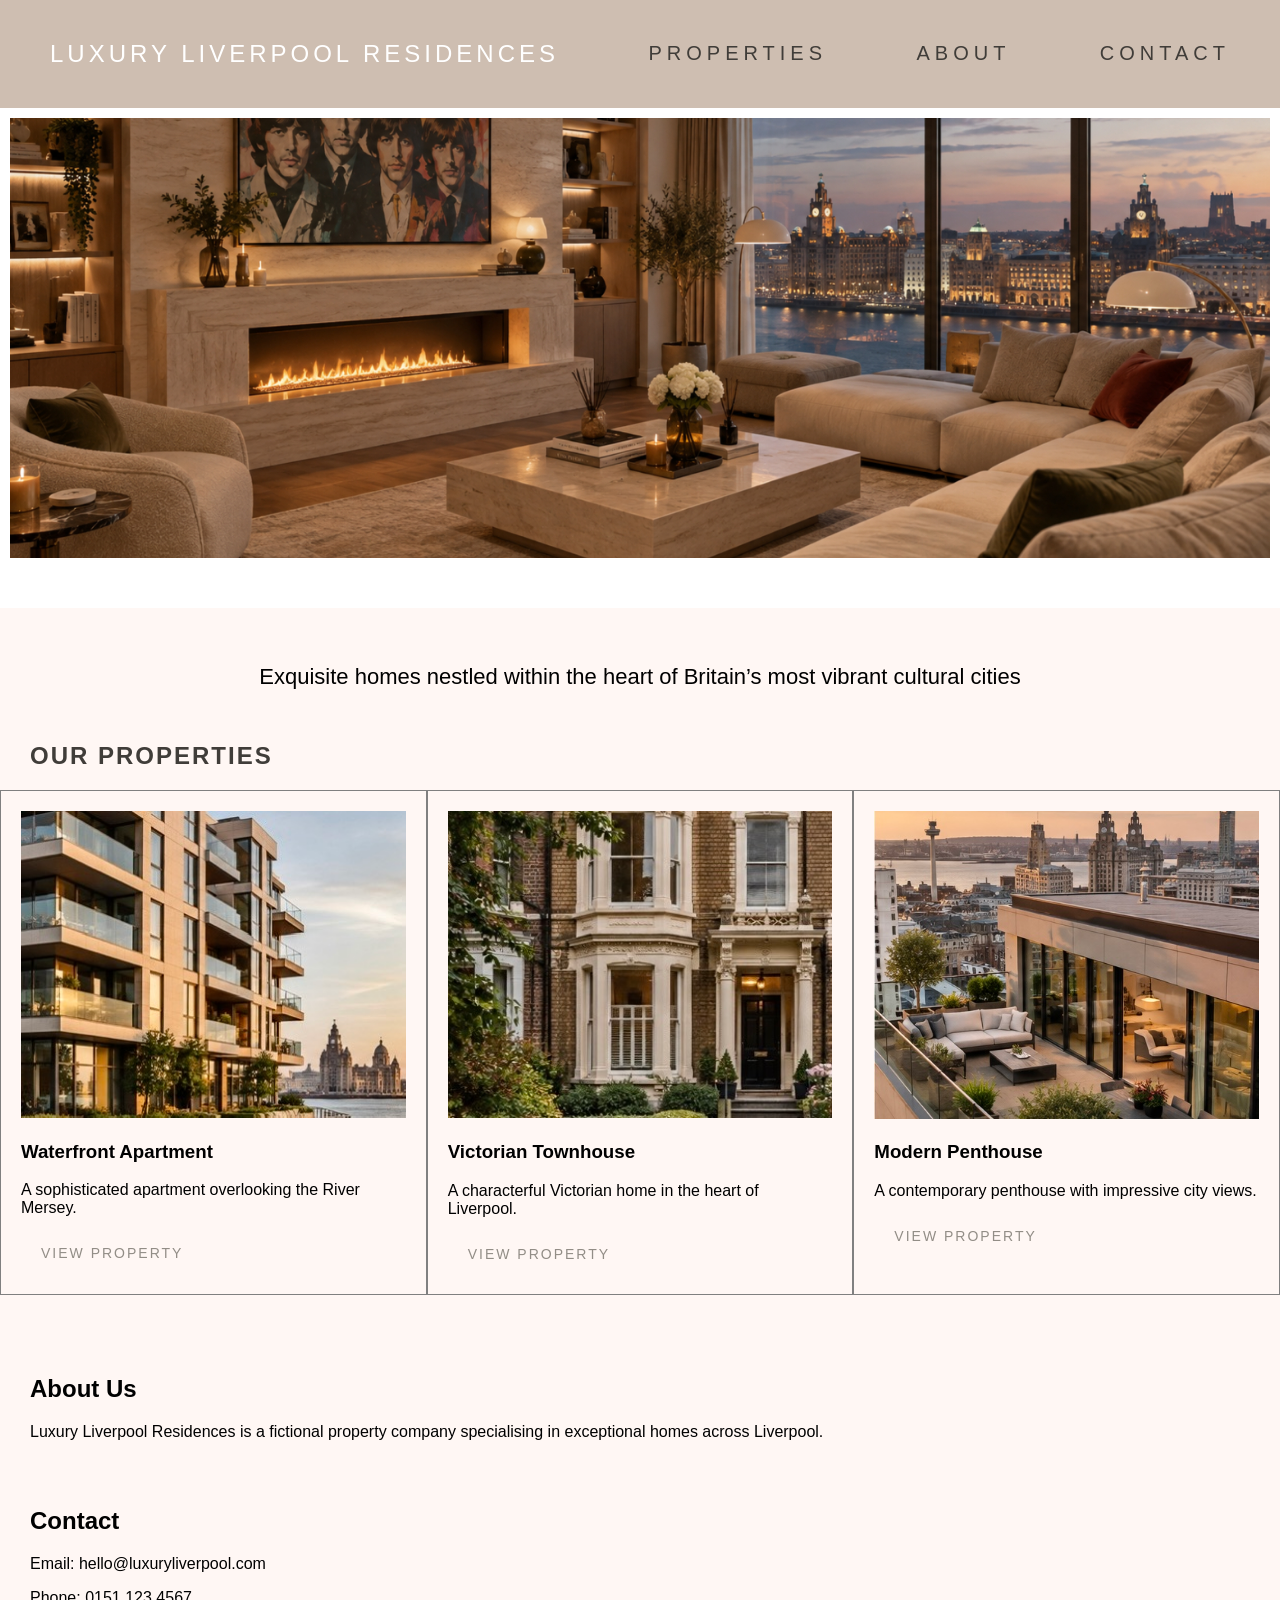
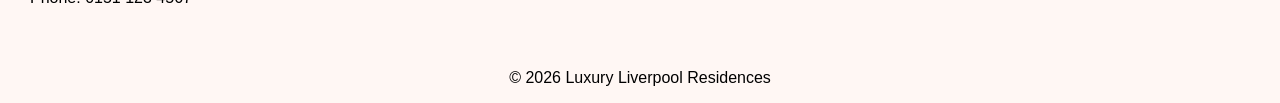
<file: index.html>
<!DOCTYPE html>
<html lang="en">
<head>
    <meta charset="UTF-8">
    <meta name="viewport" content="width=device-width, initial-scale=1.0">
    <title>Luxury Liverpool Residences</title>
    <link rel="stylesheet" href="styles.css">
</head>
<body>
  
<nav>
<h1> Luxury Liverpool Residences</h1>
<a href="#Properties">PROPERTIES</a>
<a href="#about">ABOUT</a>
<a href="#contact">CONTACT</a>
    </nav>

    <section class="hero">
        <img src="images/liverpool interior.jpg" alt="liverpool scenic picture">
        <p>Exquisite homes nestled within the heart of Britain’s most vibrant cultural cities</p>
    </section>

 <section class="Properties" id="Properties">
<h2>Our Properties</h2>

<div class="property-container">
<div class="property-card">
    <img src="images/waterfrontt.jpg" alt="Waterfront apartment overlooking the River Mersey">
    <h3>Waterfront Apartment</h3>
    <p>A sophisticated apartment overlooking the River Mersey.</p>
     <a href="property-3.html" class="property-button">View Property</a>
</div>

<div class="property-card">
    <img src="images/townhousee.jpg" alt="Elegant Victorian townhouse in Liverpool">
    <h3>Victorian Townhouse</h3>
    <p>A characterful Victorian home in the heart of Liverpool.</p>
    <a href="property-2.html" class="property-button">View Property</a>
</div>

<div class="property-card">
    <img src="images/penthousee.jpg" alt="Modern luxury penthouse with panoramic city views">
    <h3>Modern Penthouse</h3>
    <p>A contemporary penthouse with impressive city views.</p>
    <a href="property.html" class="property-button">View Property</a>
</div>
</div>
 </section>

 <section class="about" id="about">
<h2>About Us</h2>
<p>Luxury Liverpool Residences is a fictional property company
    specialising in exceptional homes across Liverpool.</p>
    
 </section>

 <section class="contact" id="contact">
    <h2>Contact</h2>
    <p>Email: hello@luxuryliverpool.com</p>
    <p>Phone: 0151 123 4567</p>
 </section>

 <footer>
    <p>© 2026 Luxury Liverpool Residences</p>
</footer>


</body>
</html>
</file>
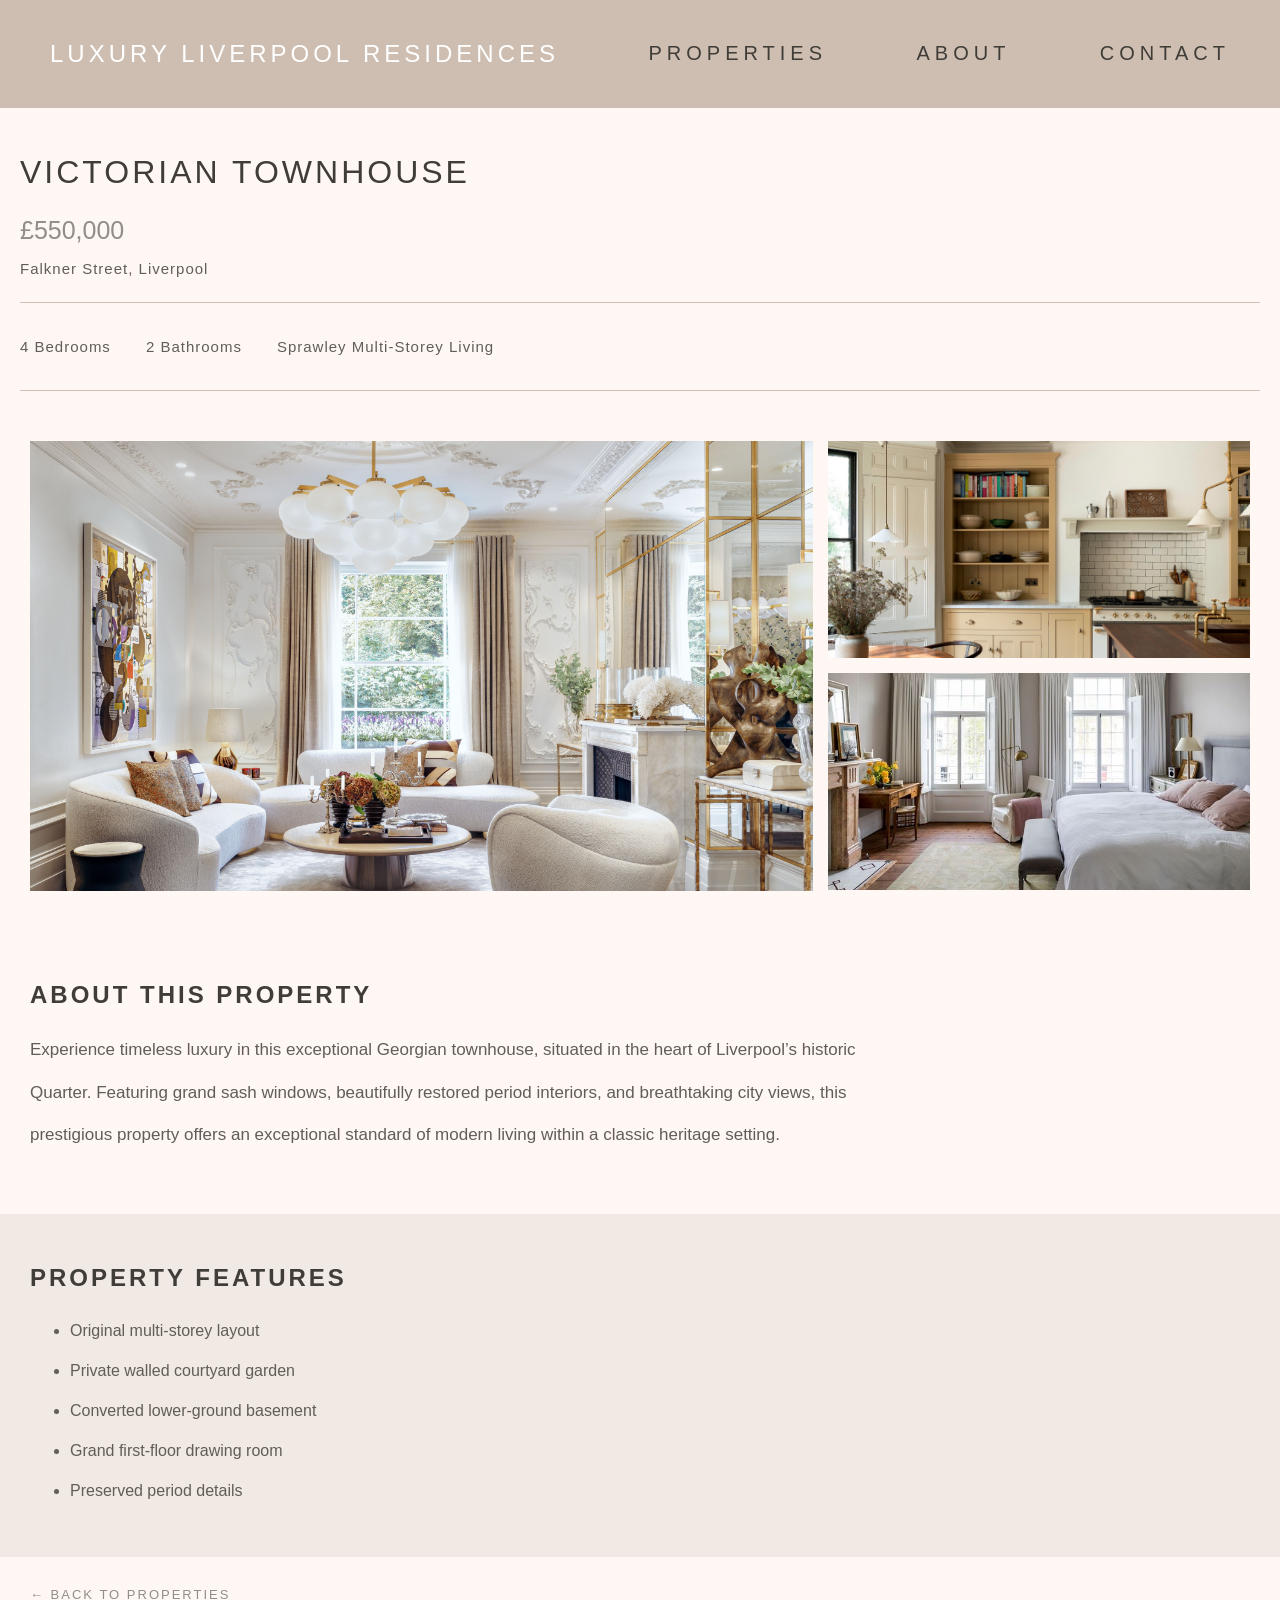
<file: property-2.html>
<!DOCTYPE html>
<html lang="en">
<head>
    <meta charset="UTF-8">
    <meta name="viewport" content="width=device-width, initial-scale=1.0">
    <title>Victorian Townhouse | Luxury Liverpool Residences</title>
    <link rel="stylesheet" href="styles.css">
</head>

<body>

    <nav>
    <h1>Luxury Liverpool Residences</h1>

    <a href="index.html#Properties">PROPERTIES</a>
    <a href="index.html#about">ABOUT</a>
    <a href="index.html#contact">CONTACT</a>
</nav>

<section class="property-details">
    <h2>Victorian Townhouse</h2>
    <p class="property-price"> £550,000</p>
    <p class="property-location"> Falkner Street, Liverpool</p>

    <div class="property-specifications">
        <p>4 Bedrooms</p>
        <p>2 Bathrooms</p>
        <p>Sprawley Multi-Storey Living</p>
    </div>

</section>

<section class="property-gallery">

    <img src="images/towninterior.jpg" alt="home interior">
<div class="gallery-secondary">
        <img src="images/towninterior2.jpg" alt="home interior">
        <img src="images/towninterior3.jpg" alt="home interior">
    </div>

</section>

<section class="property-description">

    <h2>About This Property</h2>

    <p>
       Experience timeless luxury in this exceptional Georgian townhouse, situated in the heart of Liverpool’s historic Quarter. Featuring grand sash windows, beautifully restored period interiors, and breathtaking city views, this prestigious property offers an exceptional standard of modern living within a classic heritage setting.
    </p>

</section>

<section class="property-features">

    <h2>Property Features</h2>

    <ul>
        <li>Original multi-storey layout</li>
        <li>Private walled courtyard garden</li>
        <li>Converted lower-ground basement</li>
        <li>Grand first-floor drawing room</li>
        <li>Preserved period details</li>
        
    </ul>

</section>

<a href="index.html#Properties" class="back-link">
    ← Back to Properties
</a>

</body>

</html>
</file>
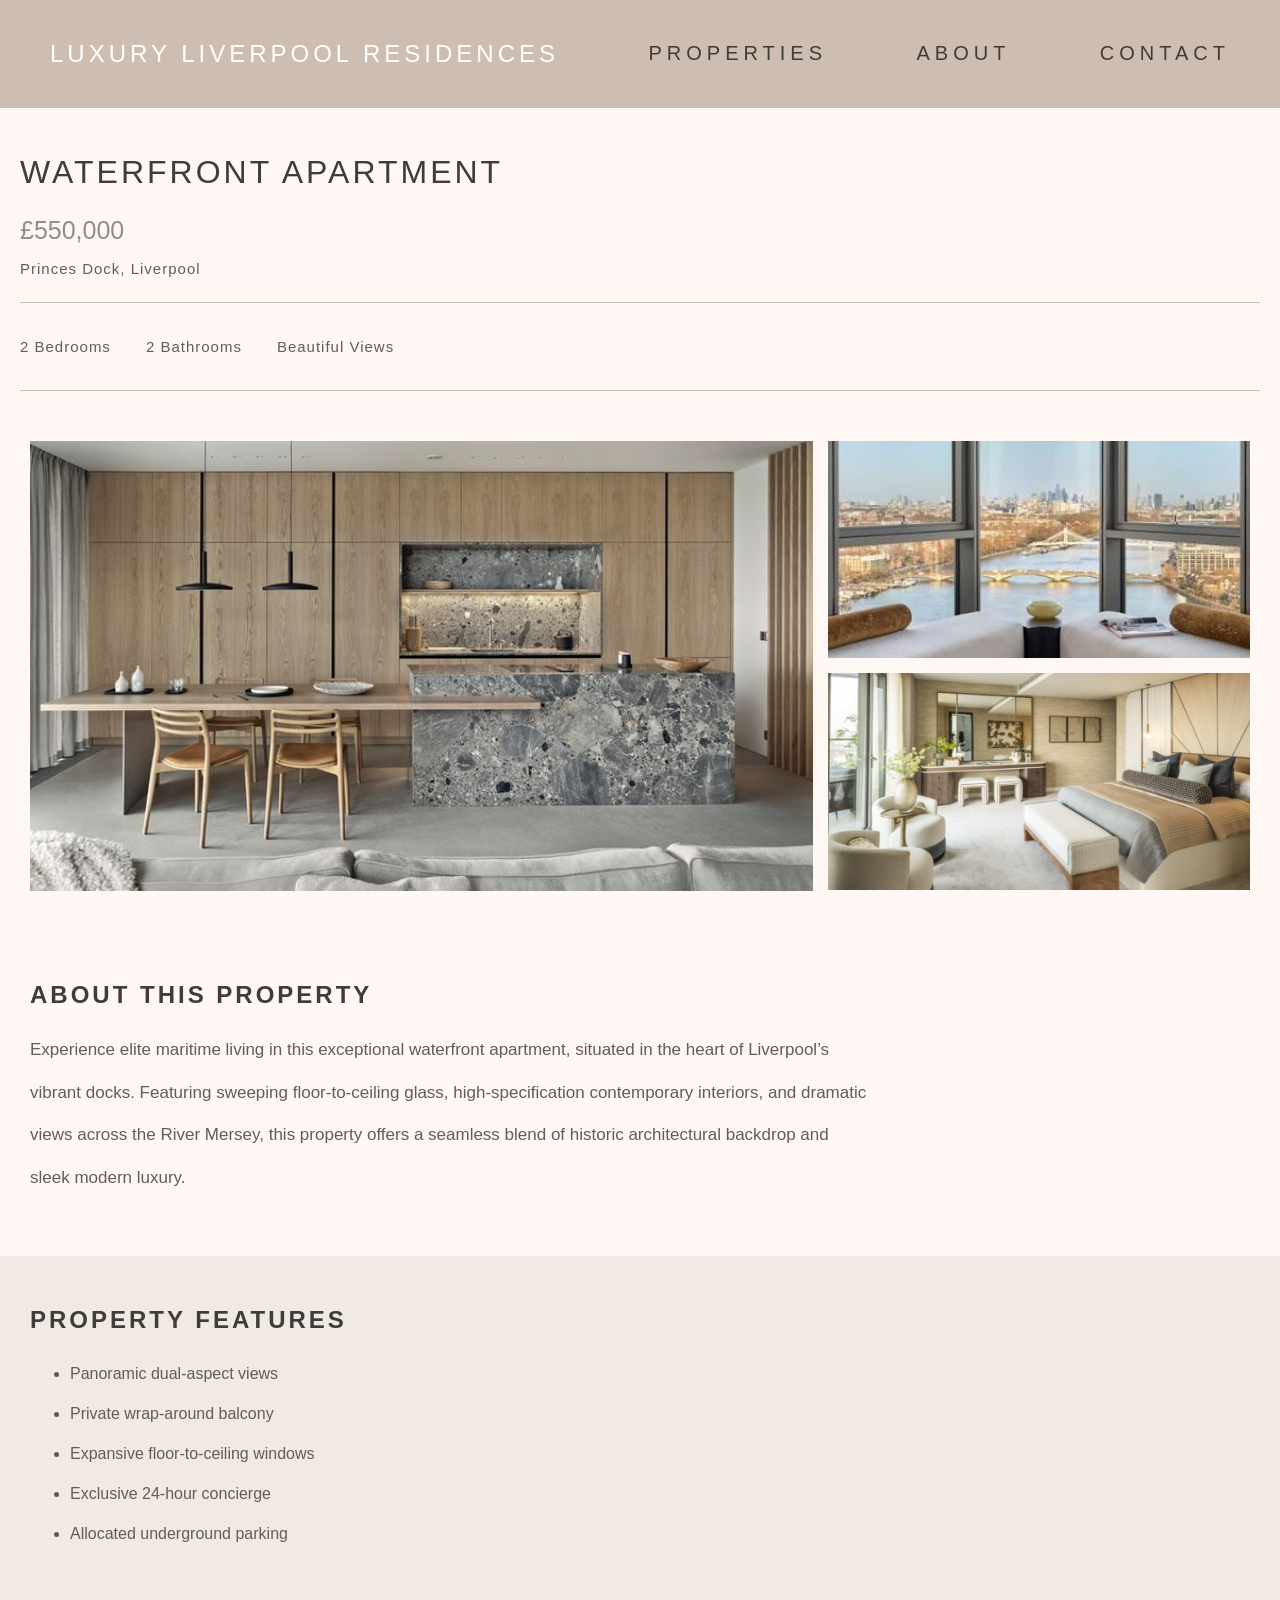
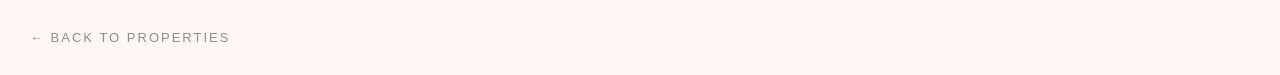
<file: property-3.html>
<!DOCTYPE html>
<html lang="en">
<head>
    <meta charset="UTF-8">
    <meta name="viewport" content="width=device-width, initial-scale=1.0">
    <title>Waterfront Apartment | Luxury Liverpool Residences</title>
    <link rel="stylesheet" href="styles.css">
</head>

<body>

    <nav>
    <h1>Luxury Liverpool Residences</h1>

    <a href="index.html#Properties">PROPERTIES</a>
    <a href="index.html#about">ABOUT</a>
    <a href="index.html#contact">CONTACT</a>
</nav>

<section class="property-details">
    <h2>Waterfront Apartment</h2>
    <p class="property-price"> £550,000</p>
    <p class="property-location"> Princes Dock, Liverpool</p>

    <div class="property-specifications">
        <p>2 Bedrooms</p>
        <p>2 Bathrooms</p>
        <p>Beautiful Views</p>
    </div>

</section>

<section class="property-gallery">

    <img src="images/waterone.jpg" alt="home interior">
<div class="gallery-secondary">
        <img src="images/watertwo.jpg" alt="home interior">
        <img src="images/waterthree.jpg" alt="home interior">
    </div>

</section>

<section class="property-description">

    <h2>About This Property</h2>

    <p>
       Experience elite maritime living in this exceptional waterfront apartment, situated in the heart of Liverpool’s vibrant docks. Featuring sweeping floor-to-ceiling glass, high-specification contemporary interiors, and dramatic views across the River Mersey, this property offers a seamless blend of historic architectural backdrop and sleek modern luxury.
    </p>

</section>

<section class="property-features">

    <h2>Property Features</h2>

    <ul>
        <li>Panoramic dual-aspect views</li>
        <li>Private wrap-around balcony</li>
        <li>Expansive floor-to-ceiling windows</li>
        <li>Exclusive 24-hour concierge</li>
        <li>Allocated underground parking</li>
        
    </ul>

</section>

<a href="index.html#Properties" class="back-link">
    ← Back to Properties
</a>

</body>

</html>
</file>
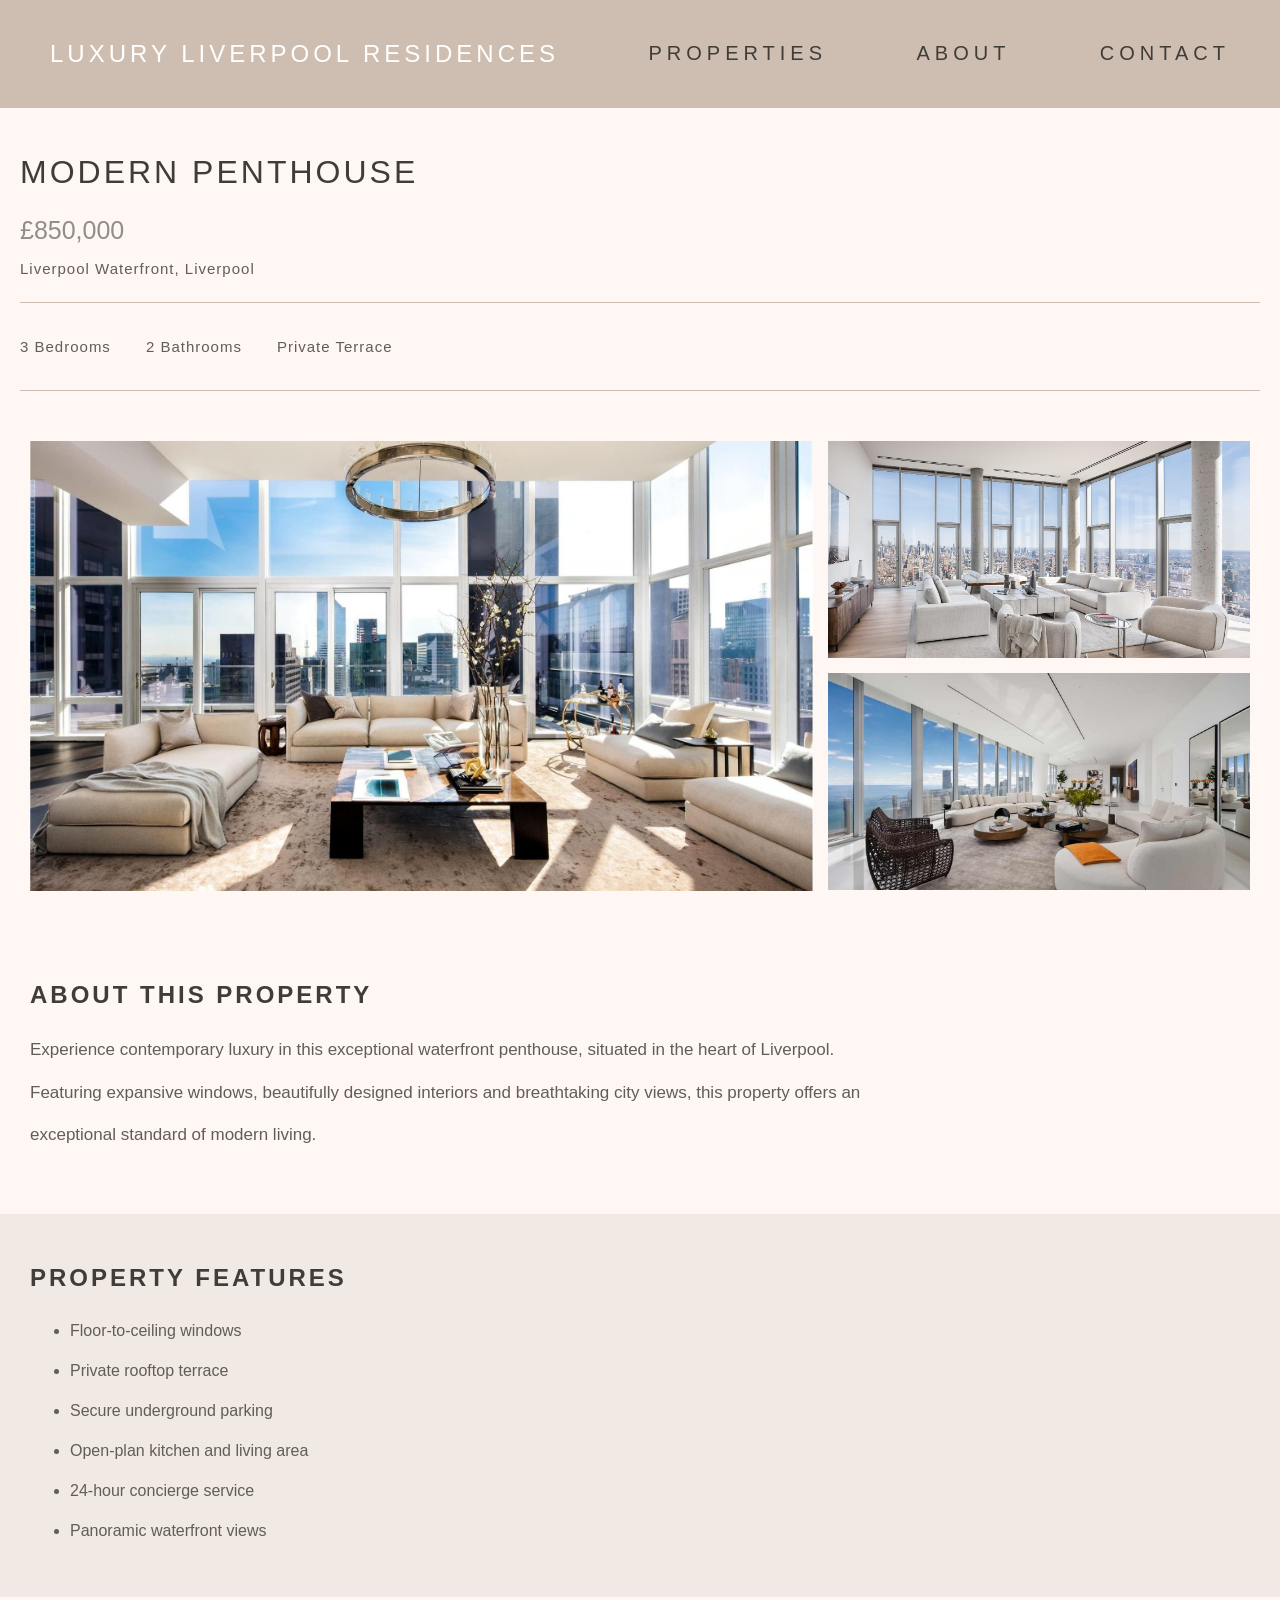
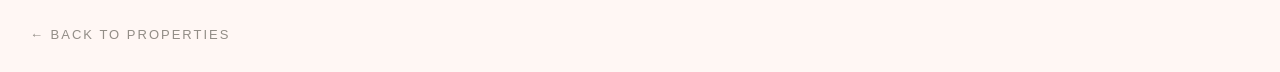
<file: property.html>
<!DOCTYPE html>
<html lang="en">
<head>
    <meta charset="UTF-8">
    <meta name="viewport" content="width=device-width, initial-scale=1.0">
    <title>Modern Penthouse | Luxury Liverpool Residences</title>
    <link rel="stylesheet" href="styles.css">
</head>

<body>

    <nav>
    <h1>Luxury Liverpool Residences</h1>

    <a href="index.html#Properties">PROPERTIES</a>
    <a href="index.html#about">ABOUT</a>
    <a href="index.html#contact">CONTACT</a>
</nav>

<section class="property-details">
    <h2> Modern Penthouse</h2>
    <p class="property-price"> £850,000</p>
    <p class="property-location"> Liverpool Waterfront, Liverpool</p>

    <div class="property-specifications">
        <p>3 Bedrooms</p>
        <p>2 Bathrooms</p>
        <p>Private Terrace</p>
    </div>

</section>

<section class="property-gallery">

    <img src="images/image 1.jpg" alt="Modern penthouse exterior">
<div class="gallery-secondary">
        <img src="images/image 2.jpg" alt="Penthouse interior">
        <img src="images/image 3.jpg" alt="Penthouse living area">
    </div>

</section>

<section class="property-description">

    <h2>About This Property</h2>

    <p>
        Experience contemporary luxury in this exceptional
        waterfront penthouse, situated in the heart of Liverpool.
        Featuring expansive windows, beautifully designed
        interiors and breathtaking city views, this property
        offers an exceptional standard of modern living.
    </p>

</section>

<section class="property-features">

    <h2>Property Features</h2>

    <ul>
        <li>Floor-to-ceiling windows</li>
        <li>Private rooftop terrace</li>
        <li>Secure underground parking</li>
        <li>Open-plan kitchen and living area</li>
        <li>24-hour concierge service</li>
        <li>Panoramic waterfront views</li>
    </ul>

</section>

<a href="index.html#Properties" class="back-link">
    ← Back to Properties
</a>

</body>

</html>
</file>
<file: styles.css>
*, *::before, *::after {
  box-sizing: border-box;
}

body, html {
  margin: 0;
  padding: 0;
  width: 100%;
 
}

body {
    margin: 0px; 
    font-family: tahoma, sans-serif;
    background-color: #fff7f4;

}

nav {
    display: flex;
    justify-content: space-between;
    align-items: center;
    padding: 20px 50px;
    background-color: #cebeb1;
}

nav h1 {
    text-transform: uppercase;
    font-weight: normal;
    letter-spacing: 4px;
    color: white;
    
    
}

nav a {
    text-decoration: none;
    margin-left: 20px;
    color: #403d39;
    letter-spacing: 5px;
    font-weight: normal;
    font-size: 20px;
}

.hero {
    text-align: center;
}

.hero img {
    width: 100%;
    height: 500px;
    object-fit:cover;
    border: 10px solid white;
    border-bottom: 50px solid white;
}

.hero p {
    font-size: 22px;
    padding-top: 30px;
}

.property-card {
    padding: 20px;
    border: 1px solid gray;
    flex: 1;
}

.property-container {
    display: flex;
}

html {
    scroll-behavior: smooth;
}

.property-card img {
    width: 100%
}

.Properties h2 {
    padding-left: 30px;
    padding-top: 30px;
    text-transform: uppercase;
    color: #403d39;
    letter-spacing: 2px;
}

.about {
    padding-left: 30px;
    padding-top: 60px;
}

.contact {
    padding-left: 30px;
    padding-top: 30px;
    padding-bottom: 30px;
}

footer {
    text-align: center;
}

@media (max-width: 700px) {
    .property-container {
        flex-direction: column;
    }

    nav {
        flex-direction: column;
        gap: 15px;
    }

    nav a {
        font-size: 16px;
    }

    .hero img {
        height: 300px;
    }
}

button {
    color: #928d86;
    border: none;
    padding: 12px 20px;
    letter-spacing: 2px;
    text-transform: uppercase;
    cursor: pointer;
    background-color: #fff7f4;
    appearance: none;
}

button:hover {
    background-color: #403d39;
}

.property-button {
    display: inline-block;
    color: #928d86;
    text-decoration: none;
    border: none;
    padding: 12px 20px;
    letter-spacing: 2px;
    text-transform: uppercase;
    cursor: pointer;
    background-color: #fff7f4;
    font-family: Arial, sans-serif;
    font-size: 14px;
    
}

.property-button:hover {
    background-color: #403d39;
    color: #928d86;
}

.property-gallery {
    display: flex;
    gap: 15px;
    padding: 30px;
}

.property-gallery > img {
    width: 65%;
    height: 450px;
    object-fit: cover;
}

.gallery-secondary {
    display: flex;
    flex-direction: column;
    width: 35%;
    gap: 15px;
}

.gallery-secondary img {
    width: 100%;
    height: 217px;
    object-fit: cover;
}

.property-description {
    padding: 40px 30px;
    max-width: 900px;
}

.property-description h2 {
    text-transform: uppercase;
    letter-spacing: 3px;
    color: #403d39;
}

.property-description p {
    font-size: 17px;
    line-height: 2.5;
    color: #625d57;
}

    .property-features {
    padding: 30px;
    background-color: #f1e9e3;
}

.property-features h2 {
    text-transform: uppercase;
    letter-spacing: 3px;
    color: #403d39;
}

.property-features ul {
    line-height: 2.5;
    color: #625d57;
}

@media (max-width: 700px) {

    .property-gallery {
        flex-direction: column;
        padding: 15px;
    }

    .property-gallery > img {
        width: 100%;
        height: 300px;
    }

    .gallery-secondary {
        flex-direction: row;
        width: 100%;
    }

    .gallery-secondary img {
        width: 50%;
        height: 150px;
    }

    .property-details {
        padding: 20px;
    
    }

    .property-description {
        padding: 25px 20px;
    }

}

.property-details h2 {
    font-size: 32px;
    font-weight: normal;
    text-transform: uppercase;
    letter-spacing: 3px;
    color: #403d39;
    margin-bottom: 10px;
}

.property-price {
    font-size: 25px;
    color: #928d86;
    margin-bottom: 10px;
}

.property-location {
    font-size: 15px;
    color: #625d57;
    letter-spacing: 1px;
}

.property-specifications {
    display: flex;
    gap: 35px;
    margin-top: 25px;
    padding: 20px 0;
    border-top: 1px solid #cebeb1;
    border-bottom: 1px solid #cebeb1;
}

.property-specifications p {
    color: #625d57;
    font-size: 15px;
    letter-spacing: 1px;
}

.back-link {
    display: inline-block;
    margin: 30px;
    color: #928d86;
    text-decoration: none;
    letter-spacing: 2px;
    text-transform: uppercase;
    font-size: 13px;
}

.back-link:hover {
    color: #403d39;
}

.property-details {
    padding: 20px;
}
</file>
